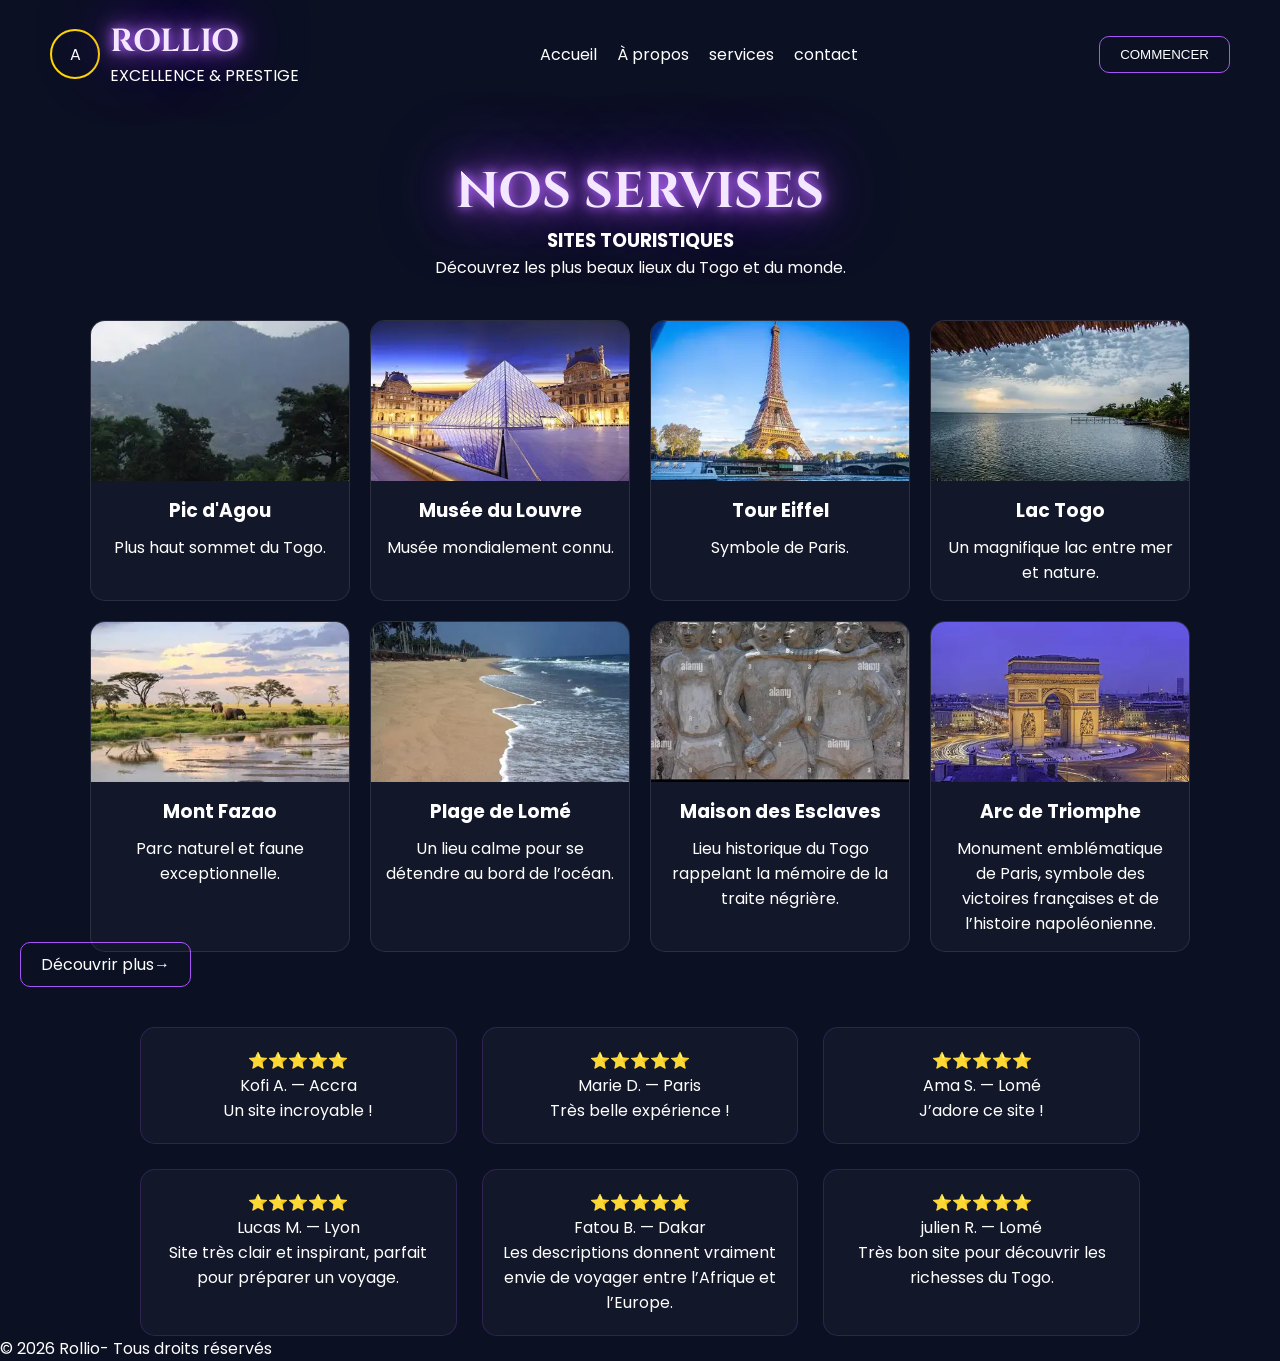
<file: index.html>
<!DOCTYPE html>
<html lang="fr">
<head>
  <meta charset="UTF-8">
  <meta name="viewport" content="width=device-width, initial-scale=1.0">

  <title>Rolio - Tourisme</title>

  <link href="https://fonts.googleapis.com/css2?family=Cinzel:wght@400;600;700&family=Poppins:wght@300;400;500;600&display=swap" rel="stylesheet">

  <link rel="stylesheet" href="style.css">
</head>

<body>

<header>

  <div class="logo">
    <div class="logo-circle">A</div>
    <div class="logo-text">
      
      
      <h1 class="glow-title">ROLLIO</h1>
      


      <p>EXCELLENCE & PRESTIGE</p>
    </div>
  </div>

  <nav>
    <a href="index.html">Accueil</a>
    <a href="about.html">À propos</a>
    <a href="serv.html">services</a>
    <a href="contact.html">contact</a>
  </nav>
  <nav>
  
  <a href="serv.html">
    <button class="glow-btn">COMMENCER</button>


  </a> 
</nav>



</header>

<section class="hero">

  <h2 class="glow-title">NOS SERVISES </h2>
  <H3>SITES TOURISTIQUES</H3>
  <p>Découvrez les plus beaux lieux du Togo et du monde.</p>

  <div class="services">

    <div class="card">
      <div class="card-image">
        <img src="pic-image.webp">
      </div>
      <div class="card-content">
        <h3>Pic d'Agou</h3>
        <p>Plus haut sommet du Togo.</p>
      </div>
    </div>

    <div class="card">
      <div class="card-image">
        <img src="l'ouvre.webp">
      </div>
      <div class="card-content">
        <h3>Musée du Louvre</h3>
        <p>Musée mondialement connu.</p>
      </div>
    </div>

    <div class="card">
      <div class="card-image">
        <img src="tour eiffeil.webp">
      </div>
      <div class="card-content">
        <h3>Tour Eiffel</h3>
        <p>Symbole de Paris.</p>
      </div>
    </div>

    <div class="card">
  <div class="card-image">
    <img src="lac.webp">
  </div>
  <div class="card-content">
    <h3>Lac Togo</h3>
    <p>Un magnifique lac entre mer et nature.</p>
  </div>
</div>



  <div class="card">
  <div class="card-image">
    <img src="fazao.webp">
  </div>
  <div class="card-content">
    <h3>Mont Fazao</h3>
    <p>Parc naturel et faune exceptionnelle.</p>
  </div>
</div>


  <div class="card">
  <div class="card-image">
    <img src="plage.webp">
  </div>
  <div class="card-content">
    <h3>Plage de Lomé</h3>
    <p>Un lieu calme pour se détendre au bord de l’océan.</p>
  </div>
</div>


<div class="card">

  <div class="card-image">
    <img src="abo.webp" alt="Maison des Esclaves">
  </div>

  <div class="card-content">
    <h3>Maison des Esclaves</h3>
    <p>Lieu historique du Togo rappelant la mémoire de la traite négrière.</p>
  </div>

</div>



<div class="card">

  <div class="card-image">
    <img src="arc  de triomphe.webp" alt="Arc de Triomphe">
  </div>

  <div class="card-content">
    <h3>Arc de Triomphe</h3>
    <p>Monument emblématique de Paris, symbole des victoires françaises et de l’histoire napoléonienne.</p>
  </div>

</div>












  </div>
<nav>
  
  <a href="serv.html">
    <bottom-button class="glow-btn">Découvrir plus→</bottom-button>


  </a> 
</nav>


</section>

<div class="avis-container">

  <div class="avis">
    ⭐⭐⭐⭐⭐
    <p>Kofi A. — Accra</p>
    <p>Un site incroyable !</p>
  </div>

  <div class="avis">
    ⭐⭐⭐⭐⭐
    <p>Marie D. — Paris</p>
    <p>Très belle expérience !</p>
  </div>

  <div class="avis">
    ⭐⭐⭐⭐⭐
    <p>Ama S. — Lomé</p>
    <p>J’adore ce site !</p>
  </div>

<div class="avis">
  ⭐⭐⭐⭐⭐
  <p>Lucas M. — Lyon</p>
  <p>Site très clair et inspirant, parfait pour préparer un voyage.</p>
</div>




<div class="avis">
  ⭐⭐⭐⭐⭐
  <p>Fatou B. — Dakar</p>
  <p>Les descriptions donnent vraiment envie de voyager entre l’Afrique et l’Europe.</p>
</div>

<div class="avis">
  ⭐⭐⭐⭐⭐
  <p>julien R. — Lomé</p>
  <p>Très bon site pour découvrir les richesses du Togo.</p>
</div>


































</div>

<section class="avis-section">

  

</section>



<script src="script.js"></script>





 <footer>
    © 2026 Rollio- Tous droits réservés
  </footer>


</body>
</html>
</file>
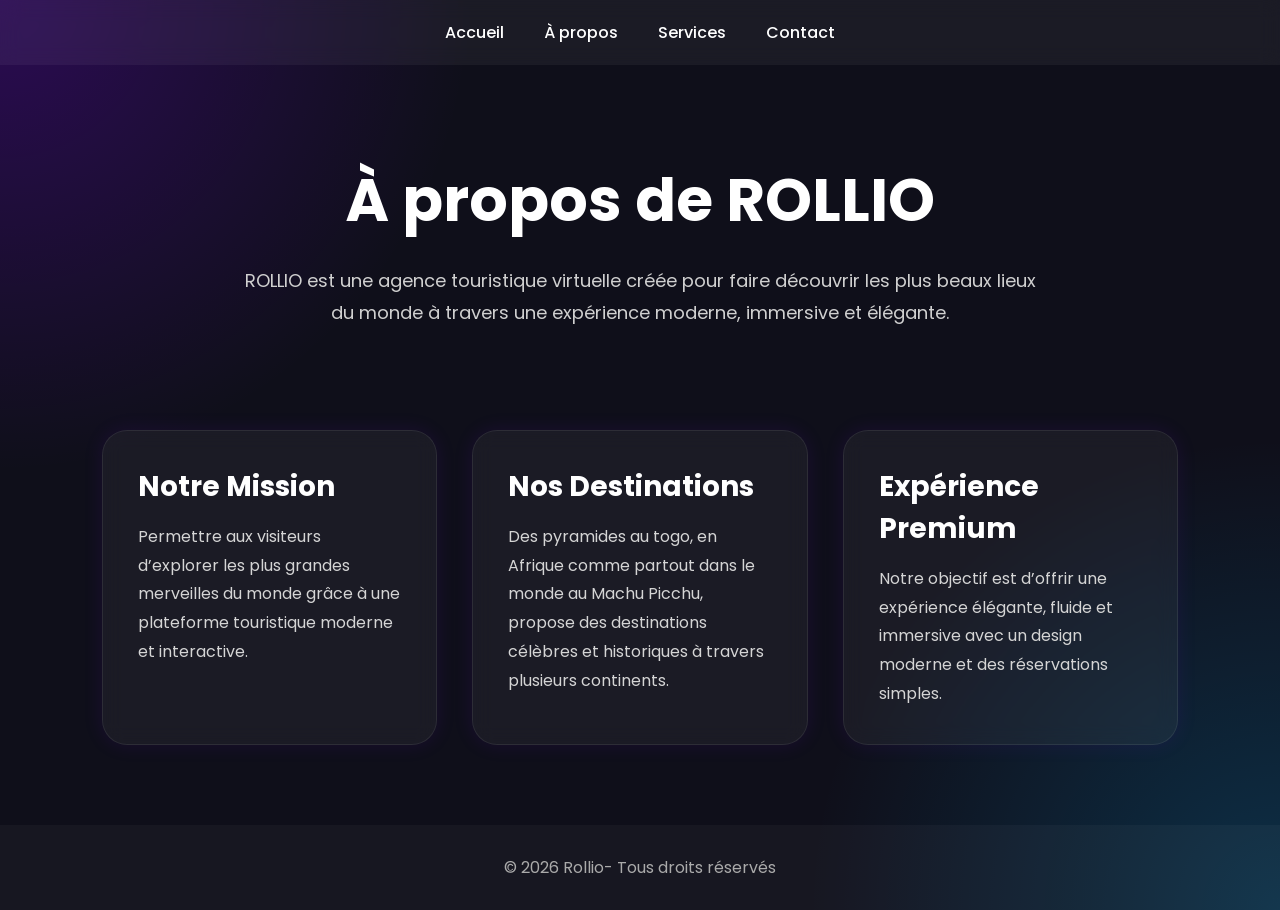
<file: about.html>
<!DOCTYPE html>
<html lang="fr">
<head>
  <meta charset="UTF-8">
  <meta name="viewport" content="width=device-width, initial-scale=1.0">
  <title> À propos de Rollio</title>

  <!-- GOOGLE FONT -->

  <link href="https://fonts.googleapis.com/css2?family=Poppins:wght@300;400;500;600;700&display=swap" rel="stylesheet">

  <style>

    *{
      margin:0;
      padding:0;
      box-sizing:border-box;
    }

    body{
      font-family:'Poppins',sans-serif;

      background:
      radial-gradient(circle at top left,
      rgba(128,0,255,.25),
      transparent 30%),

      radial-gradient(circle at bottom right,
      rgba(0,180,255,.20),
      transparent 30%),

      #0f0f1a;

      color:white;

      min-height:100vh;
    }

    /* NAVBAR */

    nav{
      width:100%;
      padding:20px 8%;
      display:flex;
      justify-content:center;
      gap:40px;

      background:rgba(255,255,255,.05);

      backdrop-filter:blur(10px);
    }

    nav a{
      color:white;
      text-decoration:none;
      transition:.3s;
      font-weight:500;
    }

    nav a:hover{
      color:#b266ff;
    }

    /* HERO */

    .hero{
      text-align:center;
      padding:90px 20px 50px;
    }

    .hero h1{
      font-size:60px;
      margin-bottom:20px;
    }

    .hero p{
      max-width:800px;
      margin:auto;

      line-height:1.8;

      color:#d0d0d0;

      font-size:18px;
    }

    /* SECTION */

    .about-container{
      width:100%;
      padding:50px 8% 80px;

      display:grid;
      grid-template-columns:repeat(auto-fit,minmax(300px,1fr));

      gap:35px;
    }

    /* CARDS */

    .about-card{

      background:rgba(255,255,255,.05);

      border:1px solid rgba(255,255,255,.08);

      border-radius:25px;

      padding:35px;

      transition:.4s;

      backdrop-filter:blur(10px);

      box-shadow:
      0 0 20px rgba(128,0,255,.10);

    }

    .about-card:hover{

      transform:translateY(-8px);

      box-shadow:
      0 0 30px rgba(128,0,255,.30);

    }

    .about-card h2{
      margin-bottom:15px;
      font-size:28px;
    }

    .about-card p{
      color:#d5d5d5;
      line-height:1.8;
      font-size:16px;
    }

    /* FOOTER */

    footer{
      text-align:center;
      padding:30px;

      background:rgba(255,255,255,.03);

      color:#aaa;
    }

  </style>
</head>
<body>

  <!-- NAVBAR -->

  <nav>

    <a href="index.html">Accueil</a>

    

    <a href="about.html">À propos</a>

    <a href="serv.html">Services</a>
    <a href="contact.html">Contact</a>

  </nav>

  <!-- HERO -->

  <section class="hero">

    <h1>À propos de ROLLIO</h1>

    <p>
      ROLLIO est une agence touristique virtuelle créée pour faire découvrir
      les plus beaux lieux du monde à travers une expérience moderne,
      immersive et élégante.
    </p>

  </section>

  <!-- ABOUT -->

  <section class="about-container">

    <div class="about-card">

      <h2>Notre Mission</h2>

      <p>
        Permettre aux visiteurs d’explorer les plus grandes merveilles du monde
        grâce à une plateforme touristique moderne et interactive.
      </p>

    </div>

    <div class="about-card">

      <h2> Nos Destinations</h2>

      <p>
        Des pyramides au togo, en Afrique comme partout dans le monde au Machu Picchu,
         propose des destinations célèbres et historiques
        à travers plusieurs continents.
      </p>

    </div>

    <div class="about-card">

      <h2> Expérience Premium</h2>

      <p>
        Notre objectif est d’offrir une expérience élégante,
        fluide et immersive avec un design moderne
        et des réservations simples.
      </p>

    </div>

  </section>

  <!-- FOOTER -->

  <footer>
    © 2026 Rollio- Tous droits réservés
  </footer>

</body>
</html>
</file>
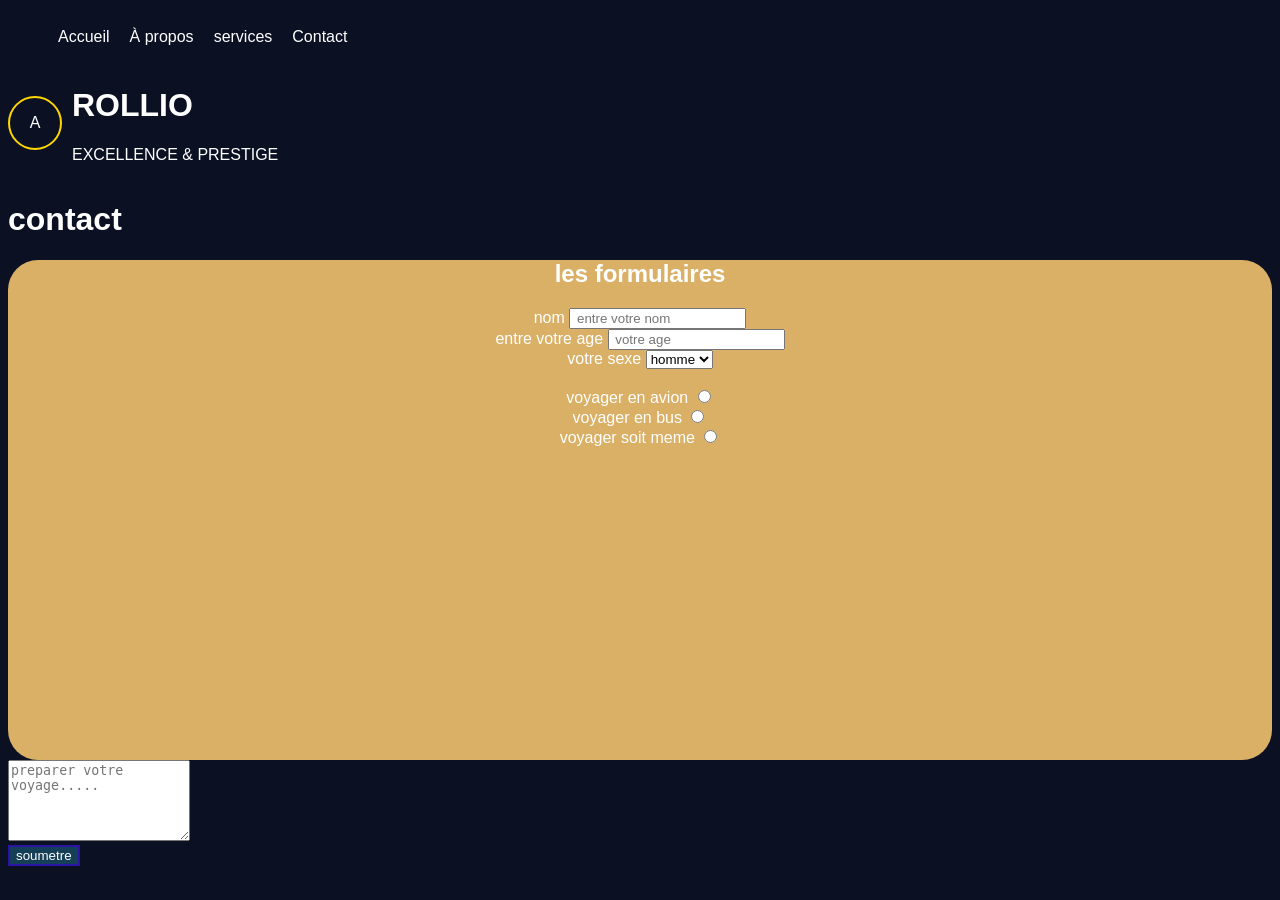
<file: contact.html>
<!DOCTYPE html>
<html lang="en">
<head>
    <meta charset="UTF-8">
    <meta name="viewport" content="width=device-width, initial-scale=1.0">
    <title>contact</title>
    <link rel="stylesheet" href="./contact.css">

</head>
<body>
    
    <header>

  <nav>
    <a href="index.html">Accueil</a>
    <a href="about.html">À propos</a>
    <a href="serv.html">services</a>
    <a href="contact.html">Contact</a>
  </nav>


</header>
    
    
    <div class="logo">
    <div class="logo-circle">A</div>
    <div class="logo-text">
      
      
      <h1 class="glow-title">ROLLIO</h1>
      
      <p>EXCELLENCE & PRESTIGE</p>
    </div>
  </div>
    
    
    
    
    
    
    
    <h1>contact</h1>

    <section id = "form">
         <h2>  les formulaires </h2>
 
         <fore>
           
             <label for="name ">nom</label>
            <input type="text" id = "name"  placeholder=" entre votre nom " />
           
              <br  />
           
            <label for="age "> entre votre age</label>
            <input type="number" id = age placeholder=" votre age" value=" 18"/> 
           
           <!-- for et id permettent de lie le label a l input  -->
            <br  />

            <label for="j">votre sexe </label>
            <select id = "j" placeholder=" votre sexe">
                 <option selected=selected value="homme">homme</option>
                 <option value="femme">femme</option>
                 <option value="autres">autres</option>
            </select>     

           
            <div>

                <br>

                 <label for="u">voyager en avion </label>

                <input type="radio" name = "type" id = "u">
               

                <br>
                
                <label for="p">voyager en bus </label>

                <input type="radio" name = "type" id = "p">
                
                <br>

                <label for="i">voyager soit meme     </label>
                <input type="radio" name = "type" id = "i">

         </fore>

       </section> 
    <div>
        <textarea
            placeholder="preparer votre voyage....."
            cols = "20"
            rows="5"
            ></textarea>  
        
        
    
    </div>

    


<button>
  <nav>     
    <a href="SOUMETRE.html">soumetre</a>
   </nav>  
    
    
</button>








</body>
</html>
</file>
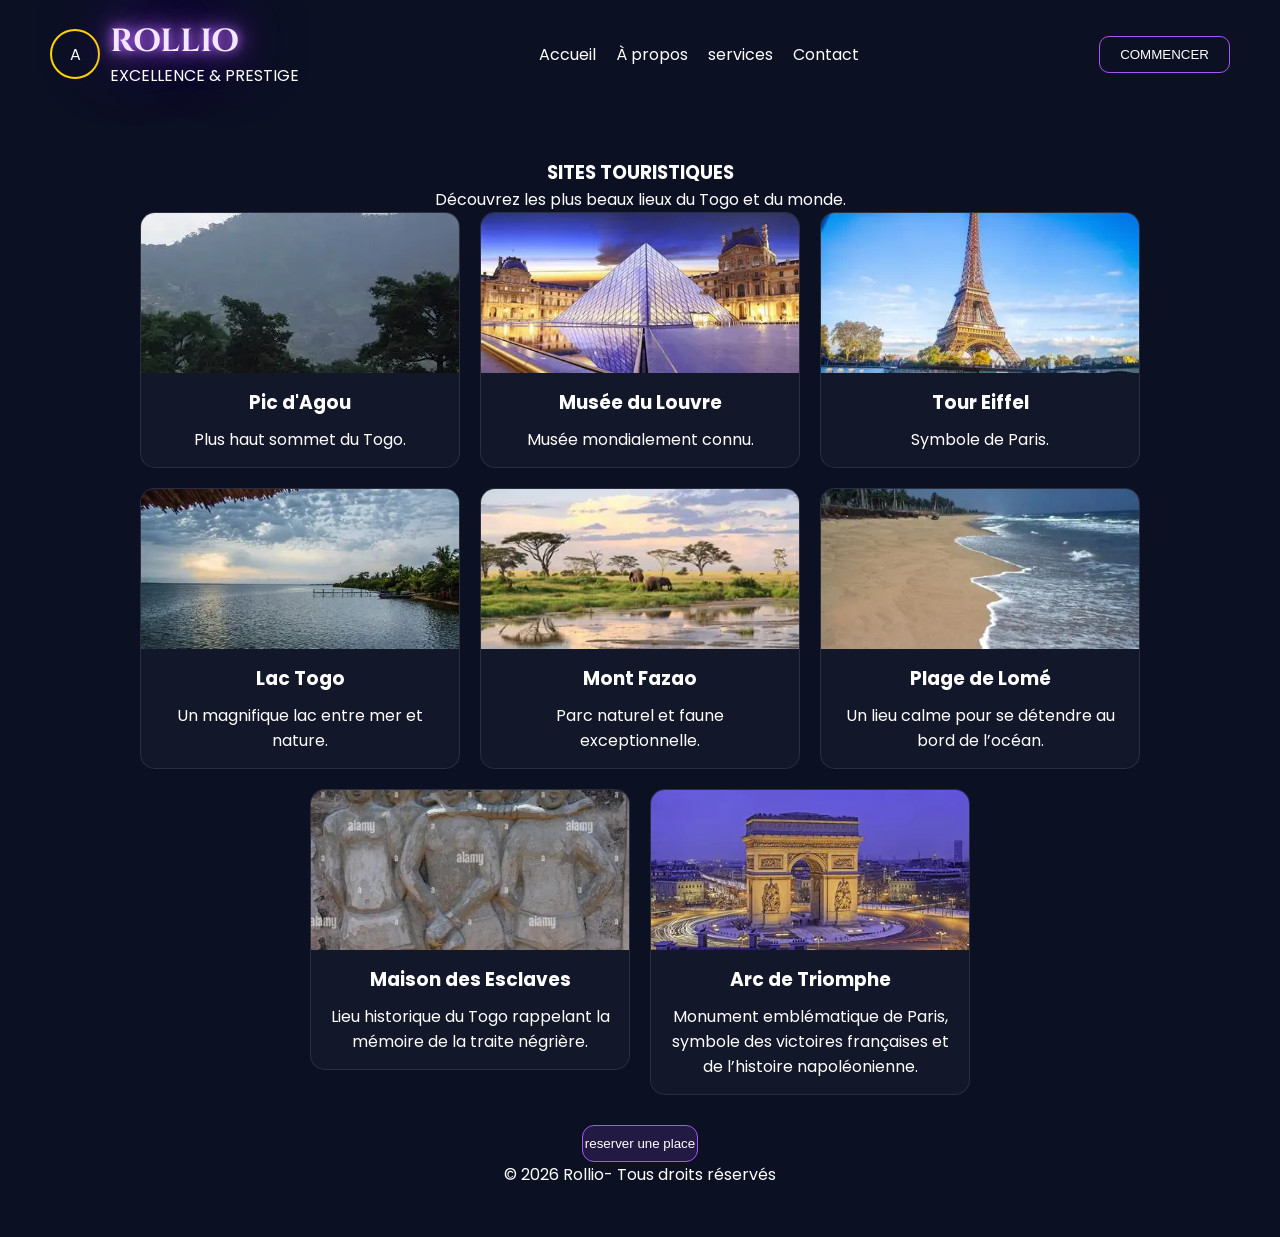
<file: serv.html>
<!DOCTYPE html>
<html lang="fr">
<head>
  <meta charset="UTF-8">
  <meta name="viewport" content="width=device-width, initial-scale=1.0">

  <title>Rolio - Tourisme</title>

  <link href="https://fonts.googleapis.com/css2?family=Cinzel:wght@400;600;700&family=Poppins:wght@300;400;500;600&display=swap" rel="stylesheet">

  <link rel="stylesheet" href="serv.css">
</head>

<body>

<header>

  <div class="logo">
    <div class="logo-circle">A</div>
    <div class="logo-text">
      
      
      <h1 class="glow-title">ROLLIO</h1>
      
      <p>EXCELLENCE & PRESTIGE</p>
    </div>
  </div>

  <nav>
    <a href="index.html">Accueil</a>
    <a href="about.html">À propos</a>
    <a href="serv.html">services</a>
    <a href="contact.html">Contact</a>
  </nav>

  <button class="glow-btn">COMMENCER</button>

</header>

<section class="hero">

  
  <H3>SITES TOURISTIQUES</H3>
  <p>Découvrez les plus beaux lieux du Togo et du monde.</p>



<div class="cards-container">


  <div class="card">


      <div class="card-image">
        <img src="pic-image.webp">
      </div>
      <div class="card-content">
        <h3>Pic d'Agou</h3>
        <p>Plus haut sommet du Togo.</p>
      
      </div>
    </div>

    <div class="card">
      <div class="card-image">
        <img src="l'ouvre.webp">
      </div>
      <div class="card-content">
        <h3>Musée du Louvre</h3>
        <p>Musée mondialement connu.</p>
      
  
      </div>
    </div>

    <div class="card">
      <div class="card-image">
        <img src="tour eiffeil.webp">
      </div>
      <div class="card-content">
        <h3>Tour Eiffel</h3>
        <p>Symbole de Paris.</p>
      
      </div>
    </div> 

    <div class="card">
  <div class="card-image">
    <img src="lac.webp">
  </div>
  <div class="card-content">
    <h3>Lac Togo</h3>
    <p>Un magnifique lac entre mer et nature.</p>
  

      </div>
    </div>



  <div class="card">
  <div class="card-image">
    <img src="fazao.webp">
  </div>
  <div class="card-content">
    <h3>Mont Fazao</h3>
    <p>Parc naturel et faune exceptionnelle.</p>
  

      </div>
    </div>


  <div class="card">
  <div class="card-image">
    <img src="plage.webp">
  </div>
  <div class="card-content">
    <h3>Plage de Lomé</h3>
    <p>Un lieu calme pour se détendre au bord de l’océan.</p>
  

      </div>
    </div>


  <div class="card">

  <div class="card-image">
    <img src="abo.webp" alt="Maison des Esclaves">
  </div>

  <div class="card-content">
    <h3>Maison des Esclaves</h3>
    <p>Lieu historique du Togo rappelant la mémoire de la traite négrière.</p>
  
 
      </div>
    </div>










  <div class="card">

  <div class="card-image">
    <img src="arc  de triomphe.webp" alt="Arc de Triomphe">
  </div>

  <div class="card-content">
    <h3>Arc de Triomphe</h3>
    <p>Monument emblématique de Paris, symbole des victoires françaises et de l’histoire napoléonienne.</p>
  

  
      </div>
    </div>  
  
 
  











































</div>



<a href="contact.html">

<button class="bottom-button">reserver une place </button>
</a>

<section class="avis-section">

  

</section>



<script src="script.js"></script>




 <footer>
    © 2026 Rollio- Tous droits réservés
  </footer>


</body>
</html>
</file>
<file: style.css>
* {
  margin: 0;
  padding: 0;
  box-sizing: border-box;
}

body {
  font-family: Poppins, sans-serif;
  background: #0b1023;
  color: white;
}

/* HEADER */
header {
  display: flex;
  justify-content: space-between;
  align-items: center;
  padding: 20px 50px;
}

.logo {
  display: flex;
  gap: 10px;
  align-items: center;
}

.logo-circle {
  width: 50px;
  height: 50px;
  border-radius: 50%;
  border: 2px solid gold;
  display: flex;
  justify-content: center;
  align-items: center;
}

nav {
  display: flex;
  gap: 20px;
}

nav a {
  color: white;
  text-decoration: none;
}

/* HERO */
.hero {
  text-align: center;
  padding: 50px 20px;
}

.hero h2 {
  font-family: Cinzel;
  font-size: 50px;
}

/* SERVICES */
.services {
  margin-top: 40px;
  display: grid;
  grid-template-columns: repeat(auto-fit, minmax(250px, 1fr));
  gap: 20px;
  max-width: 1100px;
  margin-left: auto;
  margin-right: auto;
}

/* CARD */
.card {
  background: rgba(255,255,255,0.03);
  border-radius: 15px;
  overflow: hidden;
  border: 1px solid rgba(255,255,255,0.1);
  transition: 0.3s;
}

.card:hover {
  transform: translateY(-8px);
  box-shadow: 0 10px 30px rgba(168,85,247,.3);
}

/* IMAGE */
.card-image {
  height: 160px;
  overflow: hidden;
}

.card-image img {
  width: 100%;
  height: 100%;
  object-fit: cover;
}

/* CONTENT */
.card-content {
  padding: 15px;
  text-align: center;
}

.card-content h3 {
  margin-bottom: 10px;
}

/* BUTTON */
.glow-btn {
  padding: 10px 20px;
  border-radius: 10px;
  border: 1px solid #a855f7;
  background: transparent;
  color: white;
  cursor: pointer;
}

.bottom-button {
  margin-top: 30px;
  padding: 10px 20px;
  border-radius: 12px;
  border: 1px solid #a855f7;
  background: rgba(168,85,247,.15);
  color: white;
  cursor: pointer;
  transition: 0.3s;
  align-items: center;
  align-self: center;

}

.bottom-button:hover {
  transform: scale(1.05);
  box-shadow: 0 0 20px #a855f7;
  

}



.avis-container {
  display: grid;
  grid-template-columns: repeat(auto-fit, minmax(250px, 1fr));
  gap: 25px; /* 👈 ESPACE ENTRE CHAQUE AVIS */
  max-width: 1000px;
  margin: auto;
}

.avis {
  padding: 20px;
  border-radius: 15px;

  background: rgba(255,255,255,0.03);
  border: 1px solid rgba(168,85,247,.2);

  text-align: center;

  transition: 0.3s ease;
}

.avis:hover {
  transform: translateY(-8px);
  box-shadow: 0 10px 30px rgba(168,85,247,.3);
}


.glow-title {
  font-family: 'Cinzel', serif;
  color: #f3e8ff;
  text-shadow:
    0 0 10px #a855f7,
    0 0 20px #c084fc,
    0 0 40px #7e22ce,
    0 0 80px #a855f7;

  animation: glowPulse 2s infinite ease-in-out;
}



@keyframes glowPulse {
  0% {
    text-shadow: 0 0 5px #a855f7;
  }
  50% {
    text-shadow: 0 0 25px #c084fc, 0 0 60px #7e22ce;
  }
  100% {
    text-shadow: 0 0 5px #a855f7;
  }
}
</file>
<file: contact.css>
body {
  font-family: Poppins, sans-serif;
  background: #0b1023;
  color: white;
}





header {
  display: flex;
  justify-content: space-between;
  align-items:center;
  padding: 20px 50px;
}

.logo {
  display: flex;
  gap: 10px;
  align-items: center;
}

.logo-circle {
  width: 50px;
  height: 50px;
  border-radius: 50%;
  border: 2px solid gold;
  display: flex;
  justify-content: center;
  align-items: center;
}



nav {
  display: flex;
  gap: 20px;
}

nav a {
  color: white;
  text-decoration: none;
}


section {
 align-items: center;
 text-align: center;
 background-color: rgb(218, 176, 103);
 height: 500px;
 border-radius: 30px;

}
textarea{

    align-items: center;



}

button{

 border: 2px solid rgb(43, 19, 165);
background-color: rgb(21, 62, 87);
}
</file>
<file: serv.css>
* {
  margin: 0;
  padding: 0;
  box-sizing: border-box;
}

body {
  font-family: Poppins, sans-serif;
  background: #0b1023;
  color: white;
}

/* HEADER */
header {
  display: flex;
  justify-content: space-between;
  align-items: center;
  padding: 20px 50px;
}

.logo {
  display: flex;
  gap: 10px;
  align-items: center;
}

.logo-circle {
  width: 50px;
  height: 50px;
  border-radius: 50%;
  border: 2px solid gold;
  display: flex;
  justify-content: center;
  align-items: center;
}

nav {
  display: flex;
  gap: 20px;
}

nav a {
  color: white;
  text-decoration: none;
}

/* HERO */
.hero {
  text-align: center;
  padding: 50px 20px;
}

.hero h2 {
  font-family: Cinzel;
  font-size: 50px;
}

/* SERVICES */
.services {
  margin-top: 40px;
  display: grid;
  grid-template-columns: repeat(auto-fit, minmax(250px, 1fr));
  gap: 20px;
  max-width: 1100px;
  margin-left: auto;
  margin-right: auto;
}

/* CARD */
.card {
  background: rgba(255,255,255,0.03);
  border-radius: 15px;
  overflow: hidden;
  border: 1px solid rgba(255,255,255,0.1);
  transition: 0.3s;
  align-self: start;
  width: 320px;


  align-items: center;


}

.card:hover {
  transform: translateY(-8px);
  box-shadow: 0 10px 30px rgba(168,85,247,.3);
}

/* IMAGE */
.card-image {
  height: 160px;
  overflow: hidden;
}

.card-image img {
  width: 100%;
  height: 100%;
  object-fit: cover;
}

/* CONTENT */
.card-content {
  padding: 15px;
  text-align: center;
 




}

.card-content h3 {
  margin-bottom: 10px;
}



.cards-container{
   display:flex;

   flex-wrap:wrap;

   justify-content:center;

   gap:20px;
}




/* BUTTON */
.glow-btn {
  padding: 10px 20px;
  border-radius: 10px;
  border: 1px solid #a855f7;
  background: transparent;
  color: white;
  cursor: pointer;
}

.bottom-button {
  margin-top: 30px;
  padding: 10px 2px;
  border-radius: 12px;
  border: 1px solid #a855f7;
  background: rgba(168,85,247,.15);
  color: white;
  cursor: pointer;
  transition: 0.3s;
}

.bottom-button:hover {
  transform: scale(1.05);
  box-shadow: 0 0 20px #a855f7;
}



.avis-container {
  display: grid;
  grid-template-columns: repeat(auto-fit, minmax(250px, 1fr));
  gap: 25px; /* 👈 ESPACE ENTRE CHAQUE AVIS */
  max-width: 1000px;
  margin: auto;
}

.avis {
  padding: 20px;
  border-radius: 15px;

  background: rgba(255,255,255,0.03);
  border: 1px solid rgba(168,85,247,.2);

  text-align: center;

  transition: 0.3s ease;
}

.avis:hover {
  transform: translateY(-8px);
  box-shadow: 0 10px 30px rgba(168,85,247,.3);
}


.glow-title {
  font-family: 'Cinzel', serif;
  color: #f3e8ff;
  text-shadow:
    0 0 10px #a855f7,
    0 0 20px #c084fc,
    0 0 40px #7e22ce,
    0 0 80px #a855f7;

  animation: glowPulse 2s infinite ease-in-out;
}



@keyframes glowPulse {
  0% {
    text-shadow: 0 0 5px #a855f7;
  }
  50% {
    text-shadow: 0 0 25px #c084fc, 0 0 60px #7e22ce;
  }
  100% {
    text-shadow: 0 0 5px #a855f7;
  }
}
</file>
